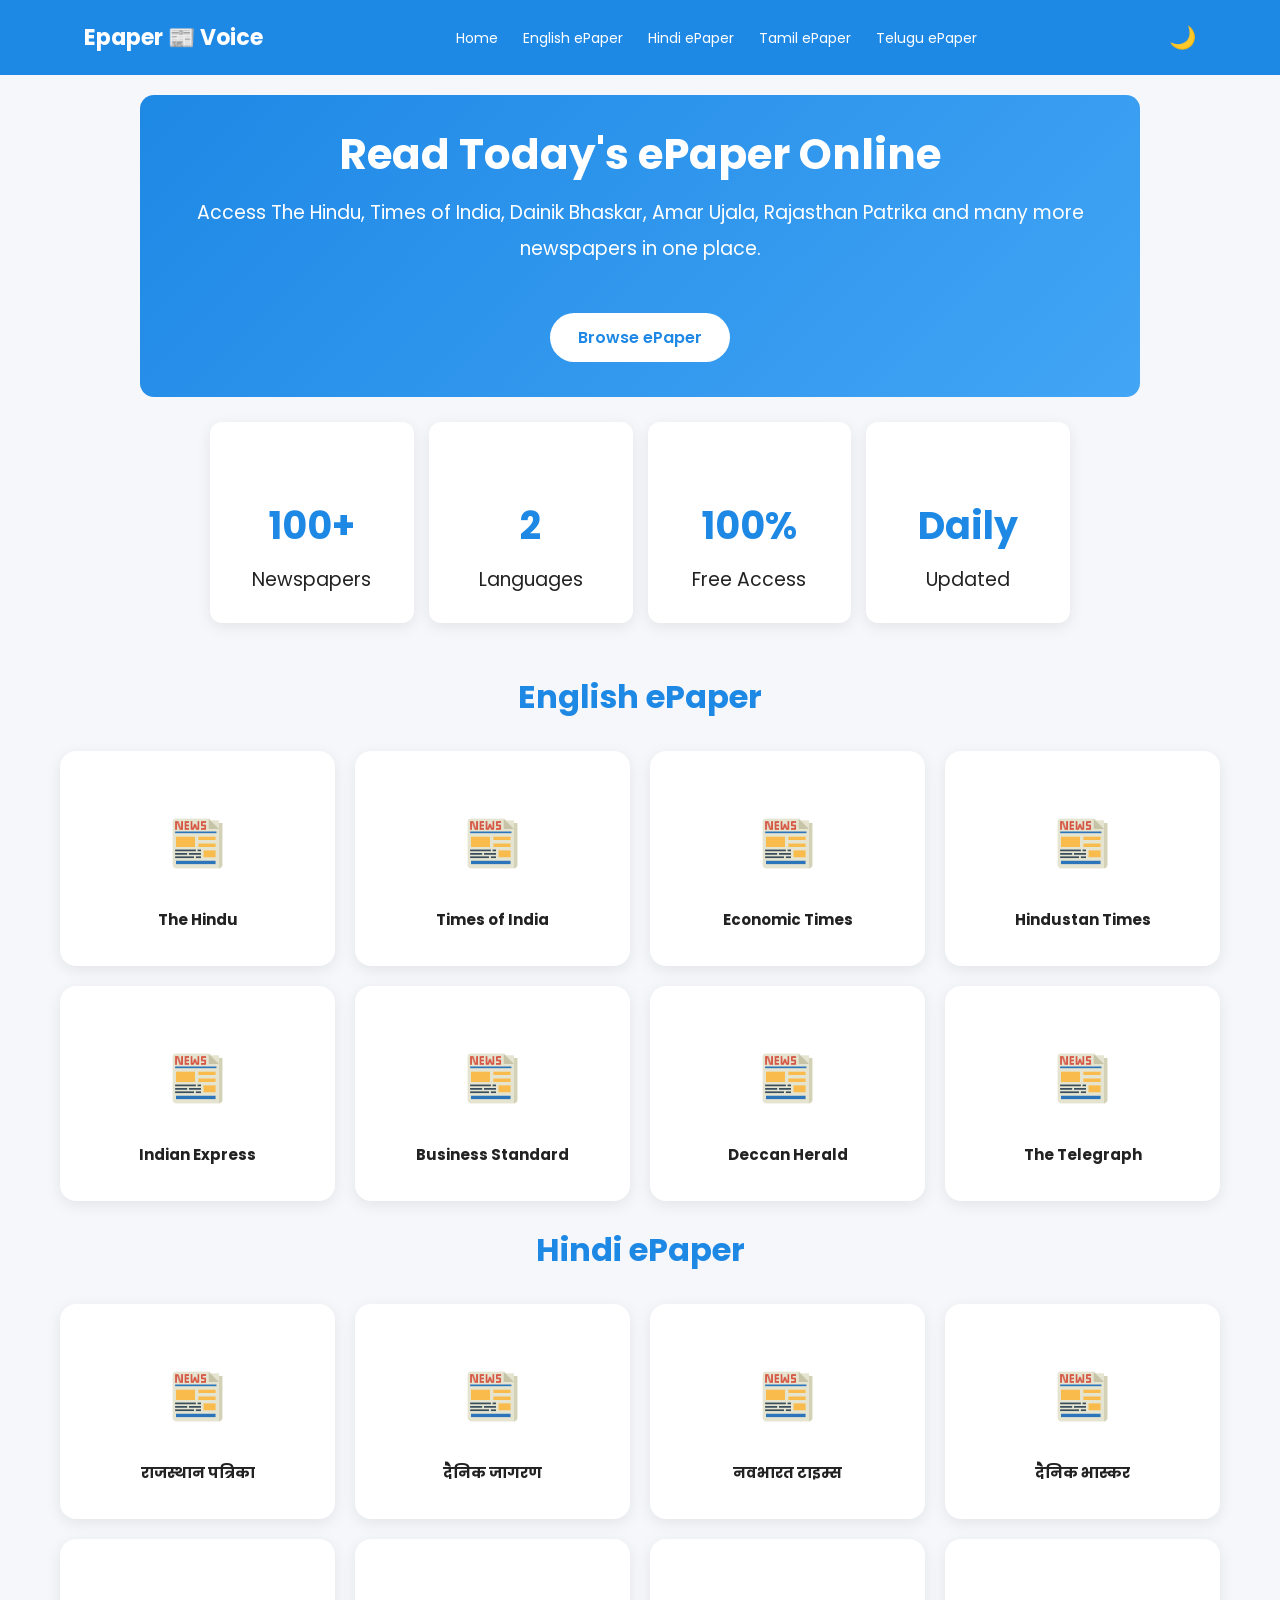
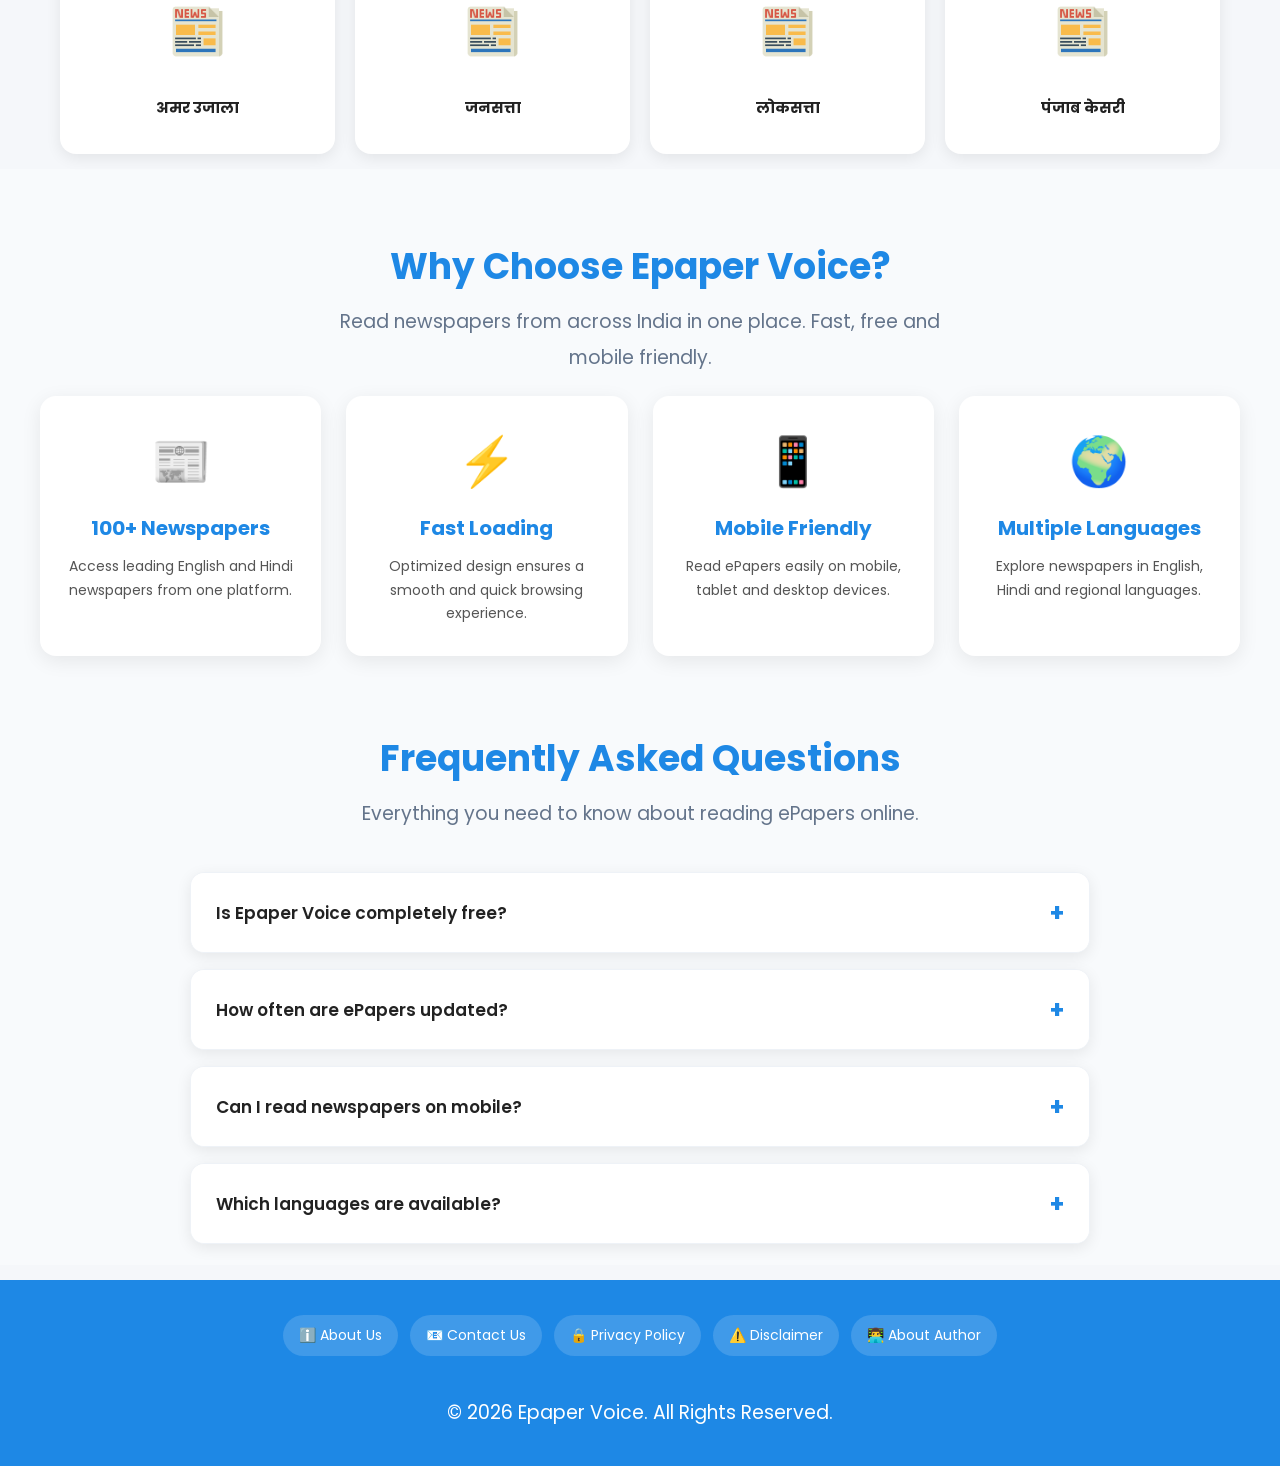
<file: index.html>
<!DOCTYPE html>
<html lang="en">
<head>
<meta charset="UTF-8">
<meta name="viewport" content="width=device-width, initial-scale=1.0">

<title>Epaper Voice - Free ePaper PDF</title>

<link rel="stylesheet" href="style.css">

<link href="https://fonts.googleapis.com/css2?family=Poppins:wght@300;400;500;600;700&display=swap" rel="stylesheet">

<link rel="stylesheet"
href="https://cdnjs.cloudflare.com/ajax/libs/font-awesome/6.5.1/css/all.min.css">
</head>

<body>

<!-- NAVBAR -->

<nav class="navbar">

<div class="container nav-container">

<div class="logo">
<!-- <img src="main-transparent-logo.png" alt=""> -->
<span> Epaper 📰 Voice</span>
</div>

<ul class="nav-links">

    <li><a href="/">Home</a></li>



<li><a href="#english">English ePaper</a></li>

<li><a href="#hindi">Hindi ePaper</a></li>

<li><a href="#">Tamil ePaper</a></li>

<li><a href="#">Telugu ePaper</a></li>


</ul>

<div class="theme-btn" id="themeToggle">
🌙
</div>

<div class="menu-btn" id="menuBtn">
☰
</div>

</div>

</nav>

<!-- HERO -->

<section class="hero">

<div class="hero-card">

<h1>Read Today's ePaper Online</h1>

<p>
Access The Hindu, Times of India, Dainik Bhaskar, Amar Ujala, Rajasthan Patrika and many more newspapers in one place.
</p>
<a href="#english" class="browse-btn">Browse ePaper</a>



</div>

</section>

<!-- STATS -->

<section class="stats">

<div class="stat-card">
<h2>100+</h2>
<p>Newspapers</p>
</div>

<div class="stat-card">
<h2>2</h2>
<p>Languages</p>
</div>

<div class="stat-card">
<h2>100%</h2>
<p>Free Access</p>
</div>

<div class="stat-card">
<h2>Daily</h2>
<p>Updated</p>
</div>

</section>

<section class="section" id="english">

    <h2 class="section-title">
        English ePaper
    </h2>

    <div class="paper-grid">

<div class="paper-card" onclick="openPaper('The Hindu')">
    <img src="main-img.png" alt="The Hindu" class="paper-icon">
    <h3>The Hindu</h3>
</div>

        <div class="paper-card">
            <img src="main-img.png" alt="Times of India" class="paper-icon">
            <h3>Times of India</h3>
        </div>

        <div class="paper-card">
            <img src="main-img.png" alt="Economic Times" class="paper-icon">
            <h3>Economic Times</h3>
        </div>

        <div class="paper-card">
            <img src="main-img.png" alt="Hindustan Times" class="paper-icon">
            <h3>Hindustan Times</h3>
        </div>

        <div class="paper-card">
            <img src="main-img.png" alt="Indian Express" class="paper-icon">
            <h3>Indian Express</h3>
        </div>

        <div class="paper-card">
            <img src="main-img.png" alt="Business Standard" class="paper-icon">
            <h3>Business Standard</h3>
        </div>

        <div class="paper-card">
            <img src="main-img.png" alt="Deccan Herald" class="paper-icon">
            <h3>Deccan Herald</h3>
        </div>

        <div class="paper-card">
            <img src="main-img.png" alt="The Telegraph" class="paper-icon">
            <h3>The Telegraph</h3>
        </div>

    </div>

</section>
<!-- <hindi> -->

<section class="section" id="hindi">

<h2 class="section-title">
Hindi ePaper
</h2>

<div class="paper-grid">

<div class="paper-card">
    <img src="main-img.png" alt="Newspaper" class="paper-icon">
    <h3>राजस्थान पत्रिका</h3>
</div>



<div class="paper-card">
    <img src="main-img.png" alt="Newspaper" class="paper-icon">
    <h3>दैनिक जागरण</h3>
</div>

<div class="paper-card">
    <img src="main-img.png" alt="Newspaper" class="paper-icon">
    <h3>नवभारत टाइम्स</h3>
</div>

<div class="paper-card">
    <img src="main-img.png" alt="Newspaper" class="paper-icon">
    <h3>दैनिक भास्कर</h3>
</div>

<div class="paper-card">
    <img src="main-img.png" alt="Newspaper" class="paper-icon">
    <h3>अमर उजाला</h3>
</div>

<div class="paper-card">
    <img src="main-img.png" alt="Newspaper" class="paper-icon">
    <h3>जनसत्ता</h3>
</div>

<div class="paper-card">
    <img src="main-img.png" alt="Newspaper" class="paper-icon">
    <h3>लोकसत्ता</h3>
</div>

<div class="paper-card">
    <img src="main-img.png" alt="Newspaper" class="paper-icon">
    <h3>पंजाब केसरी</h3>
</div>



</div>

</section>

<!-- </hindi> --> 

<section class="why-us">

    <div class="section-heading">
        <h2>Why Choose Epaper Voice?</h2>
        <p>
            Read newspapers from across India in one place.
            Fast, free and mobile friendly.
        </p>
    </div>

    <div class="why-grid">

        <div class="why-card">
            <div class="why-icon">📰</div>
            <h3>100+ Newspapers</h3>
            <p>Access leading English and Hindi newspapers from one platform.</p>
        </div>

        <div class="why-card">
            <div class="why-icon">⚡</div>
            <h3>Fast Loading</h3>
            <p>Optimized design ensures a smooth and quick browsing experience.</p>
        </div>

        <div class="why-card">
            <div class="why-icon">📱</div>
            <h3>Mobile Friendly</h3>
            <p>Read ePapers easily on mobile, tablet and desktop devices.</p>
        </div>

        <div class="why-card">
            <div class="why-icon">🌍</div>
            <h3>Multiple Languages</h3>
            <p>Explore newspapers in English, Hindi and regional languages.</p>
        </div>

    </div>

</section>

<!-- FAQ -->

<section class="epaper-faq">

    <div class="faq-container">

        <div class="faq-header">
            <h2>Frequently Asked Questions</h2>
            <p>
                Everything you need to know about reading ePapers online.
            </p>
        </div>

        <div class="faq-item">
            <button class="faq-question">
                Is Epaper Voice completely free?
                <span>+</span>
            </button>

            <div class="faq-answer">
                <p>
                    Yes, Epaper Voice provides access to a wide range of newspapers and ePapers without subscription charges.
                </p>
            </div>
        </div>

        <div class="faq-item">
            <button class="faq-question">
                How often are ePapers updated?
                <span>+</span>
            </button>

            <div class="faq-answer">
                <p>
                    Most ePapers are updated daily as soon as the latest edition becomes available.
                </p>
            </div>
        </div>

        <div class="faq-item">
            <button class="faq-question">
                Can I read newspapers on mobile?
                <span>+</span>
            </button>

            <div class="faq-answer">
                <p>
                    Yes, Epaper Voice works smoothly on smartphones, tablets and desktops.
                </p>
            </div>
        </div>

        <div class="faq-item">
            <button class="faq-question">
                Which languages are available?
                <span>+</span>
            </button>

            <div class="faq-answer">
                <p>
                    We provide English, Hindi and regional language newspapers.
                </p>
            </div>
        </div>

    </div>

</section>

<!-- FOOTER -->

<footer>

<div class="footer-content">

  <div class="footer-links">

    <a href="about.html">ℹ️ About Us</a>

    <a href="contact.html">📧 Contact Us</a>

    <a href="privacy-policy.html">🔒 Privacy Policy</a>

    <a href="disclaimer.html">⚠️ Disclaimer</a>

    <a href="about-author.html">👨‍💻 About Author</a>

</div>

    <p>
        © 2026 Epaper Voice. All Rights Reserved.
    </p>

</div>

</footer>

<script src="script.js"></script>
<script>
document.addEventListener("DOMContentLoaded", function() {

    const faqButtons = document.querySelectorAll(".faq-question");

    faqButtons.forEach(function(button) {

        button.addEventListener("click", function() {

            const faqItem = this.parentElement;

            faqItem.classList.toggle("active");

            const icon = this.querySelector("span");

            if (faqItem.classList.contains("active")) {
                icon.textContent = "−";
            } else {
                icon.textContent = "+";
            }

        });

    });

});
</script>
<script>
async function openPaper(title) {
    try {
        const res = await fetch("https://epaper-backend-l55e.onrender.com/posts");
        const posts = await res.json();

        const paper = posts.find(
            p => p.title.trim().toLowerCase() === title.toLowerCase()
        );

        if (paper) {
            window.open(paper.content, "_blank");
        } else {
            alert("Link not found");
        }

    } catch (error) {
        console.error(error);
        alert("Error loading link");
    }
}
</script>
</body>
</html>
</file>
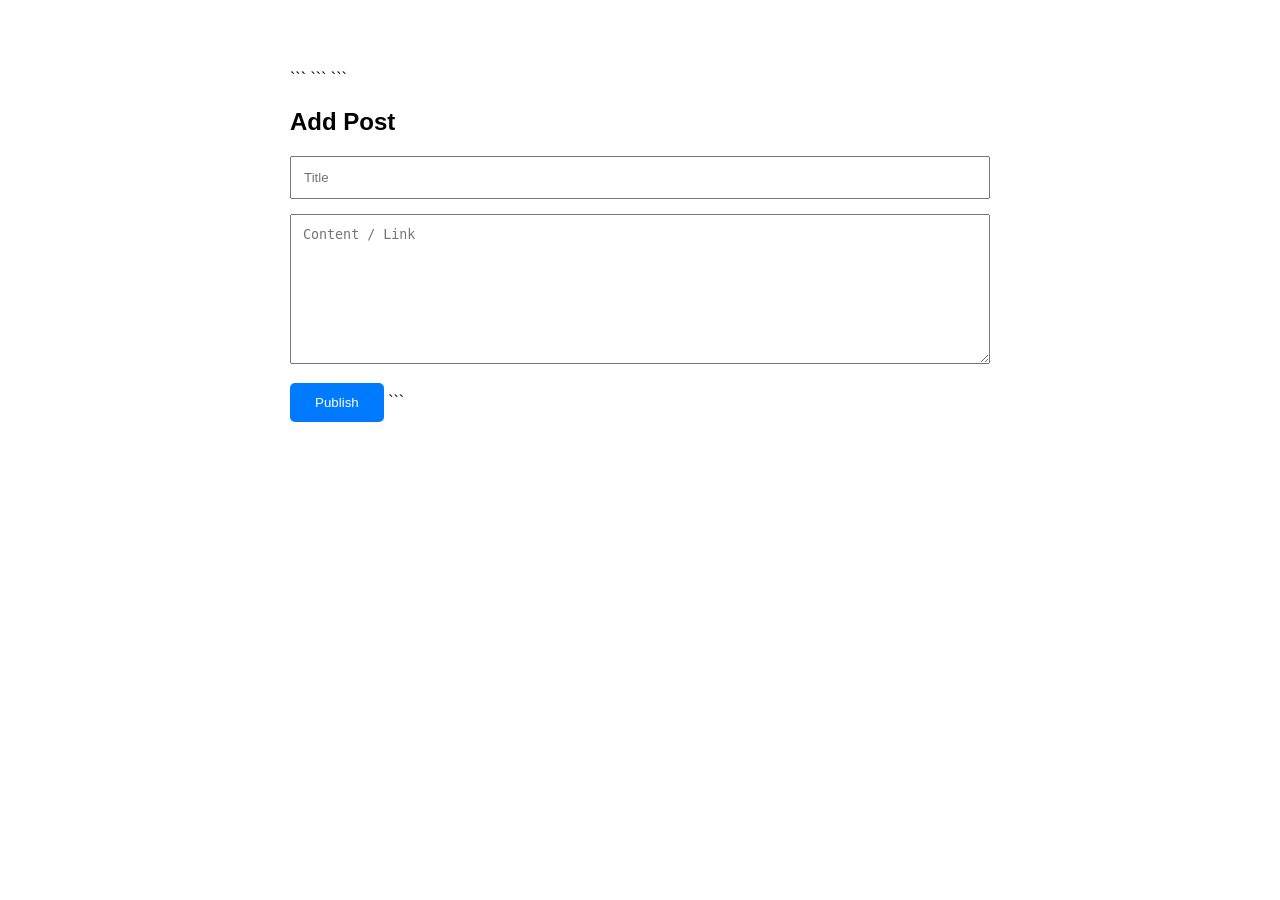
<file: admin.html>
<!DOCTYPE html>

<html lang="en">
<head>
    <meta charset="UTF-8">
    <meta name="viewport" content="width=device-width, initial-scale=1.0">
    <title>Admin Panel</title>

```
<style>
    body{
        font-family: Arial, sans-serif;
        max-width: 700px;
        margin: 50px auto;
        padding: 20px;
    }

    input, textarea{
        width: 100%;
        padding: 12px;
        margin-bottom: 15px;
        box-sizing: border-box;
    }

    textarea{
        height: 150px;
    }

    button{
        background: #007bff;
        color: white;
        border: none;
        padding: 12px 25px;
        cursor: pointer;
        border-radius: 5px;
    }

    button:hover{
        opacity: 0.9;
    }
</style>
```

</head>
<body>

```
<h2>Add Post</h2>

<input type="text" id="title" placeholder="Title">

<textarea id="content" placeholder="Content / Link"></textarea>

<button onclick="publishPost()">Publish</button>

<script>
    async function publishPost() {

        const title = document.getElementById("title").value;
        const content = document.getElementById("content").value;

        if (!title || !content) {
            alert("Please fill all fields");
            return;
        }

        try {

            const response = await fetch(
                "https://epaper-backend-l55e.onrender.com/posts",
                {
                    method: "POST",
                    headers: {
                        "Content-Type": "application/json"
                    },
                    body: JSON.stringify({
                        title: title,
                        content: content
                    })
                }
            );

            const data = await response.json();

            alert("Post Published Successfully!");

            document.getElementById("title").value = "";
            document.getElementById("content").value = "";

            console.log(data);

        } catch (error) {
            console.error(error);
            alert("Error publishing post");
        }
    }
</script>
```

</body>
</html>
</file>
<file: style.css>
html,body{
width:100%;
overflow-x:hidden;
}

*{
margin:0;
padding:0;
box-sizing:border-box;
font-family:'Poppins',sans-serif;
}

:root{
--primary:#1e88e5;
--bg:#f5f7fb;
--card:#ffffff;
--text:#222;
--shadow:0 4px 15px rgba(0,0,0,.08);
--shadow-lg:0 15px 35px rgba(30,136,229,.15);
--radius:12px;
--radius-lg:16px;
--transition:0.3s ease;
--transition-smooth:0.4s ease;
}

body.dark{
--bg:#0f172a;
--card:#1e293b;
--text:#f1f5f9;
}

body{
background:var(--bg);
color:var(--text);
transition:var(--transition);
}

.container,.faq-container{
width:100%;
max-width:1200px;
margin:auto;
}

.container{
width:90%;
padding:0 20px;
}

.navbar{
background:var(--primary);
padding:15px 0;
position:sticky;
top:0;
z-index:999;
}

.nav-container{
display:flex;
justify-content:space-between;
align-items:center;
}

.logo{
display:flex;
align-items:center;
gap:10px;
color:#fff;
font-size:22px;
font-weight:700;
}

.logo img{
width:40px;
height:40px;
}

.nav-links{
display:flex;
gap:25px;
list-style:none;
}

.nav-links a{
color:#fff;
text-decoration:none;
font-size:14px;
}

.theme-btn,.menu-btn{
font-size:26px;
color:#fff;
cursor:pointer;
}

.theme-btn{
font-size:22px;
}

.menu-btn{
display:none;
}

.hero{
padding:20px 20px 5px;
display:flex;
justify-content:center;
}
.hero-card{
max-width:1000px;
width:100%;
padding:35px 30px;
border-radius:14px;
background:linear-gradient(135deg,#1e88e5,#42a5f5);
text-align:center;
color:#fff;
}

.hero-card h1{
font-size:42px;
margin-bottom:15px;
}

.hero-card p,.faq-answer p{
margin-bottom:25px;
}


.stat-card,.feature-card,.faq-item,.why-card,.paper-card{
background:var(--card);
border-radius:var(--radius);
box-shadow:var(--shadow);
}


.stat-card{
padding:25px;
text-align:center;
}

.stat-card h2{
color:var(--primary);
margin-bottom:8px;
}

.feature-card{
padding:30px;
text-align:center;
font-size:40px;
}

.faq{
max-width:900px;
margin:70px auto;
padding:0 20px;
}

.faq-item{
background:var(--card);
margin-bottom:15px;
border-radius:10px;
overflow:hidden;
box-shadow:var(--shadow);
}

.faq-question{
width:100%;
padding:18px;
border:none;
background:transparent;
display:flex;
justify-content:space-between;
cursor:pointer;
font-size:16px;
color:var(--text);
}

.faq-answer{
max-height:0;
overflow:hidden;
transition:.3s;
}

.faq-answer p{
padding:0 18px 18px;
}

.faq-item.active .faq-answer{
max-height:150px;
}

footer{
background:var(--primary);
color:#fff;
padding:35px 20px;
margin-top:15px;
}

.footer-content{
text-align:center;
max-width:900px;
margin:auto;
}

.footer-content h3{
margin-bottom:10px;
}

.footer-content p{
line-height:1.8;
}

@media(max-width:992px){

.paper-grid{
grid-template-columns:repeat(2,1fr);
}

.feature-grid{
grid-template-columns:repeat(2,1fr);
}

.stats{
grid-template-columns:repeat(2,1fr);
}

}

@media(max-width:768px){

.menu-btn{
display:block;
}

.nav-links{
display:none;
position:absolute;
top:70px;
left:0;
width:100%;
background:var(--primary);
flex-direction:column;
padding:20px;
}

.nav-links.active{
display:flex;
}

.hero-card h1{
font-size:30px;
}

}


.faq-container{
    max-width:900px;
    margin:auto;
}

.faq-header{
    text-align:center;
    margin-bottom:40px;
}

.faq-header h2{
    font-size:36px;
    color:#1e88e5;
    font-weight:700;
    margin-bottom:10px;
}

.faq-header p{
    color:#64748b;
}

.faq-item{
    background:#fff;
    border-radius:14px;
    margin-bottom:16px;
    overflow:hidden;
    box-shadow:0 4px 15px rgba(0,0,0,0.08);
    border:1px solid #eef2f7;
}

.faq-question{
    width:100%;
    background:#fff;
    border:none;
    padding:22px 25px;
    display:flex;
    justify-content:space-between;
    align-items:center;
    cursor:pointer;
    font-size:17px;
    font-weight:600;
    color:#222;
}

.faq-question:hover{
    background:#f8fbff;
}

.faq-question span{
    color:#1e88e5;
    font-size:24px;
    font-weight:bold;
    transition:0.3s;
}

.faq-answer{
    max-height:0;
    overflow:hidden;
    transition:max-height .4s ease;
}

.faq-answer p{
    padding:0 25px 22px;
    color:#555;
    line-height:1.8;
}

.faq-item.active .faq-answer{
    max-height:300px;
}

.faq-item.active .faq-question span{
    transform:rotate(45deg);
}

@media(max-width:768px){

    .faq-header h2{
        font-size:28px;
    }

    .faq-question{
        font-size:15px;
        padding:18px;
    }

}

@media(max-width:768px){

    .epaper-faq{
        padding:30px 15px;
    }

    .section{
        margin:40px auto;
    }

    .hero{
        padding:30px 15px;
    }

    .stats{
        gap:10px;
    }

    footer{
        padding:25px 15px;
        margin-top:10px;
    }

}

.section-heading{
    text-align:center;
    margin-bottom:20px;
}

.section-heading h2{
    font-size:36px;
    color:#1e88e5;
    margin-bottom:10px;
}

.section-heading p{
    color:#64748b;
    max-width:600px;
    margin:auto;
}

.why-grid{
    max-width:1200px;
    margin:auto;
    display:grid;
    grid-template-columns:repeat(4,1fr);
    gap:25px;
}

.why-card{
    background:#fff;
    border-radius:16px;
    padding:30px 25px;
    text-align:center;
    box-shadow:0 5px 20px rgba(0,0,0,0.08);
    transition:0.3s ease;
}

.why-card:hover{
    transform:translateY(-8px);
    box-shadow:0 15px 35px rgba(30,136,229,0.15);
}

.why-icon{
    font-size:48px;
    margin-bottom:15px;
}

.why-card h3{
    color:#1e88e5;
    margin-bottom:12px;
    font-size:20px;
}

.why-card p{
    color:#555;
    line-height:1.7;
    font-size:14px;
}

@media(max-width:992px){

    .why-grid{
        grid-template-columns:repeat(2,1fr);
    }

}

@media(max-width:576px){

    .why-grid{
        grid-template-columns:1fr;
    }

    .section-heading h2{
        font-size:28px;
    }

}


.paper-grid{
    display:grid;
    grid-template-columns:repeat(4,1fr);
    gap:20px;
}

/* Tablet */
@media (max-width:992px){
    .paper-grid{
        grid-template-columns:repeat(2,1fr);
    }
}

/* Mobile */
@media (max-width:576px){
    .paper-grid{
        grid-template-columns:repeat(2,1fr);
        gap:12px;
    }

    .paper-card{
        padding:20px 10px;
    }

    .paper-icon{
        width:40px;
        height:40px;
    }

    .paper-card h3{
        font-size:13px;
    }
}
.section{
    max-width:1200px;
    margin:0 auto 15px;
    padding:0 20px;
}

.section-title{
    text-align:center;
    font-size:32px;
    color:#1e88e5;
    margin-bottom:30px;
}

.paper-card{
    background:#fff;
    border-radius:16px;
    padding:35px 20px;
    text-align:center;
    box-shadow:0 4px 15px rgba(0,0,0,0.08);
    transition:all 0.3s ease;
    cursor:pointer;
}

.paper-card:hover{
    transform:translateY(-8px);
    box-shadow:0 12px 25px rgba(0,0,0,0.15);
}


.paper-card:hover .paper-icon{
    transform:scale(1.15);
}


.paper-card:hover h3{
    color:#1e88e5;
}
.why-us{
    padding:20px 20px 5px;
    background:#f8fafc;
}

.epaper-faq{
    padding:20px 20px 5px;
    background:#f8fafc;
}
.paper-icon{
    width:55px;
    height:55px;
}
.paper-card h3{
    font-size:15px;
    transition:0.3s ease;
}
.stats{
    max-width:900px;
    margin:20px auto;
    display:grid;
    grid-template-columns:repeat(4,1fr);
    gap:15px;
    padding:0 20px;
}

@media(max-width:992px){
    .stats{
        grid-template-columns:repeat(2,1fr);
    }
}


@media(max-width:576px){

    .paper-grid{
        grid-template-columns:repeat(2,1fr) !important;
    }

    .stats{
        grid-template-columns:repeat(2,1fr) !important;
    }

}
.hero-card{
    padding:35px 30px;
}
.browse-btn{
    display:inline-block;
    margin-top:20px;
    padding:12px 28px;
    background:#fff;
    color:#1e88e5;
    text-decoration:none;
    border-radius:50px;
    font-weight:600;
    transition:all 0.3s ease;
}

.browse-btn:hover{
    transform:translateY(-3px);
    box-shadow:0 8px 20px rgba(0,0,0,0.15);
}
html{
    scroll-behavior:smooth;
}
#hindi .section-title{
    margin-top:25px;
}
body.dark .paper-card{
    background:#1e293b;
}

body.dark .paper-card h3{
    color:#f8fafc !important;
}

body.dark .paper-card:hover h3{
    color:#60a5fa !important;
}
body.dark .why-card,
body.dark .faq-item,
body.dark .stat-card{
    background:#1e293b;
}

body.dark .why-card p,
body.dark .faq-answer p,
body.dark .stat-card p{
    color:#f8fafc;
}

body.dark .faq-item{
    background:#1e293b;
}

body.dark .faq-question{
    background:#1e293b;
    color:#f8fafc !important;
}

body.dark .faq-answer{
    background:#1e293b;
}

body.dark .faq-answer p{
    color:#f8fafc !important;
}

body.dark .faq-question span{
    color:#60a5fa;
}

body.dark .why-us,
body.dark .epaper-faq{
    background:#0f172a !important;
}
.footer-links{
    display:flex;
    justify-content:center;
    flex-wrap:wrap;
    gap:12px;
    margin-bottom:40px;
}

.footer-links a{
    background:rgba(255,255,255,0.15);
    color:#fff;
    text-decoration:none;
    padding:10px 16px;
    border-radius:30px;
    font-size:14px;
    transition:0.3s ease;
}

.footer-links a:hover{
    background:rgba(255,255,255,0.25);
    transform:translateY(-3px);
}

.card:hover{
 transform: translateY(-5px);
 transition:0.3s;
}
body{
    font-family:'Poppins',sans-serif;
    background:#f5f7fa;
    color:#222;
    margin:0;
}

.article{
    max-width:850px;
    margin:50px auto;
    background:#ffffff;
    padding:50px;
    border-radius:16px;
    box-shadow:0 10px 30px rgba(0,0,0,0.08);
}

h1{
    font-size:48px;
    line-height:1.2;
    margin-bottom:20px;
}

h2{
    font-size:38px;
    margin-top:50px;
    color:#2563eb;
}

h3{
    font-size:28px;
}

p{
    font-size:19px;
    line-height:1.9;
}

img{
    width:100%;
    border-radius:12px;
    margin:30px 0;
}

table{
    width:100%;
    border-collapse:collapse;
    margin:20px 0;
}

th{
    background:#2563eb;
    color:white;
}

th,td{
    border:1px solid #ddd;
    padding:12px;
}

a{
    color:#2563eb;
}

ul li,
ol li{
    margin:10px 0;
}

@media (max-width: 768px){

    .article{
        width: 95%;
        padding: 15px;
        margin: 10px auto;
    }

    h1{
        font-size: 28px;
    }

   h2{
    font-size:38px;
    margin-top:50px;
    margin-bottom:20px;
    color:#2563eb;
}

 h3{
    margin-top:30px;
    margin-bottom:15px;
}
   p{
    font-size:19px;
    line-height:1.9;
    margin-bottom:18px;
}

    table{
        display:block;
        overflow-x:auto;
    }

    img{
        width:100%;
        height:auto;
    }
}
@media (max-width:768px){

    h2{
        margin-top:35px;
        margin-bottom:15px;
    }

    h3{
        margin-top:25px;
        margin-bottom:10px;
    }

}

.hero-card p{
    color: #ffffff !important;
}
</file>
